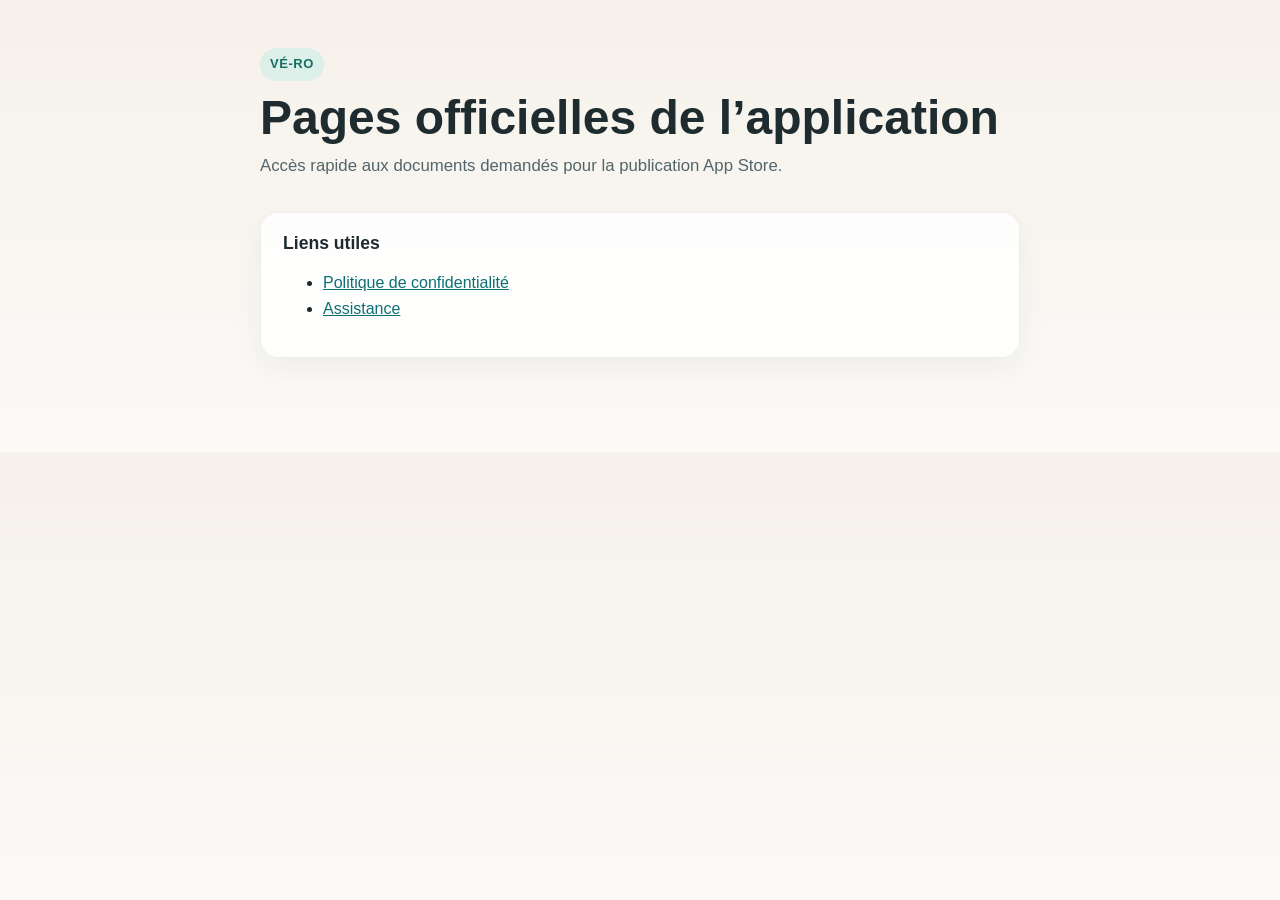
<file: index.html>
<!doctype html>
<html lang="fr">
<head>
  <meta charset="utf-8">
  <meta name="viewport" content="width=device-width, initial-scale=1">
  <title>Vé-RO</title>
  <link rel="stylesheet" href="styles.css">
</head>
<body>
  <main class="container">
    <p class="eyebrow">Vé-RO</p>
    <h1>Pages officielles de l’application</h1>
    <p class="lead">Accès rapide aux documents demandés pour la publication App Store.</p>

    <section>
      <h2>Liens utiles</h2>
      <ul>
        <li><a href="privacy.html">Politique de confidentialité</a></li>
        <li><a href="support.html">Assistance</a></li>
      </ul>
    </section>
  </main>
</body>
</html>
</file>
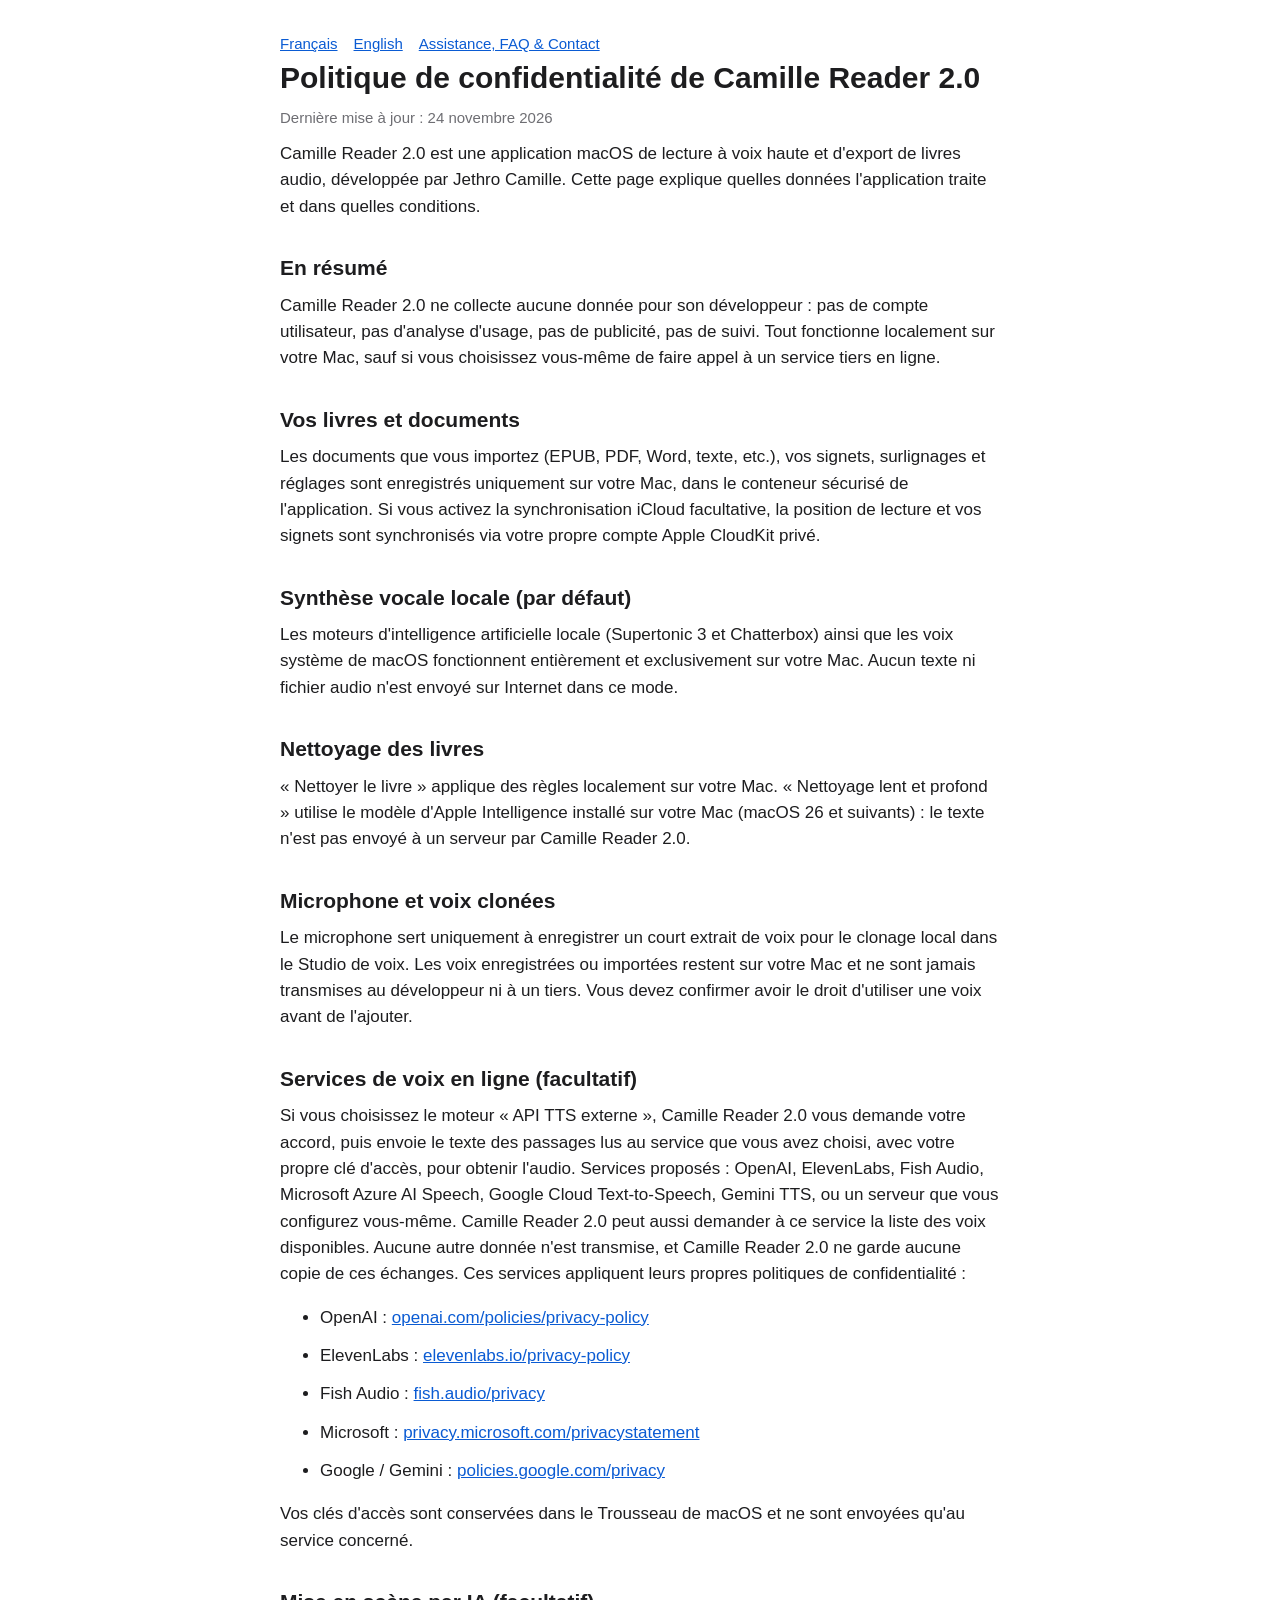
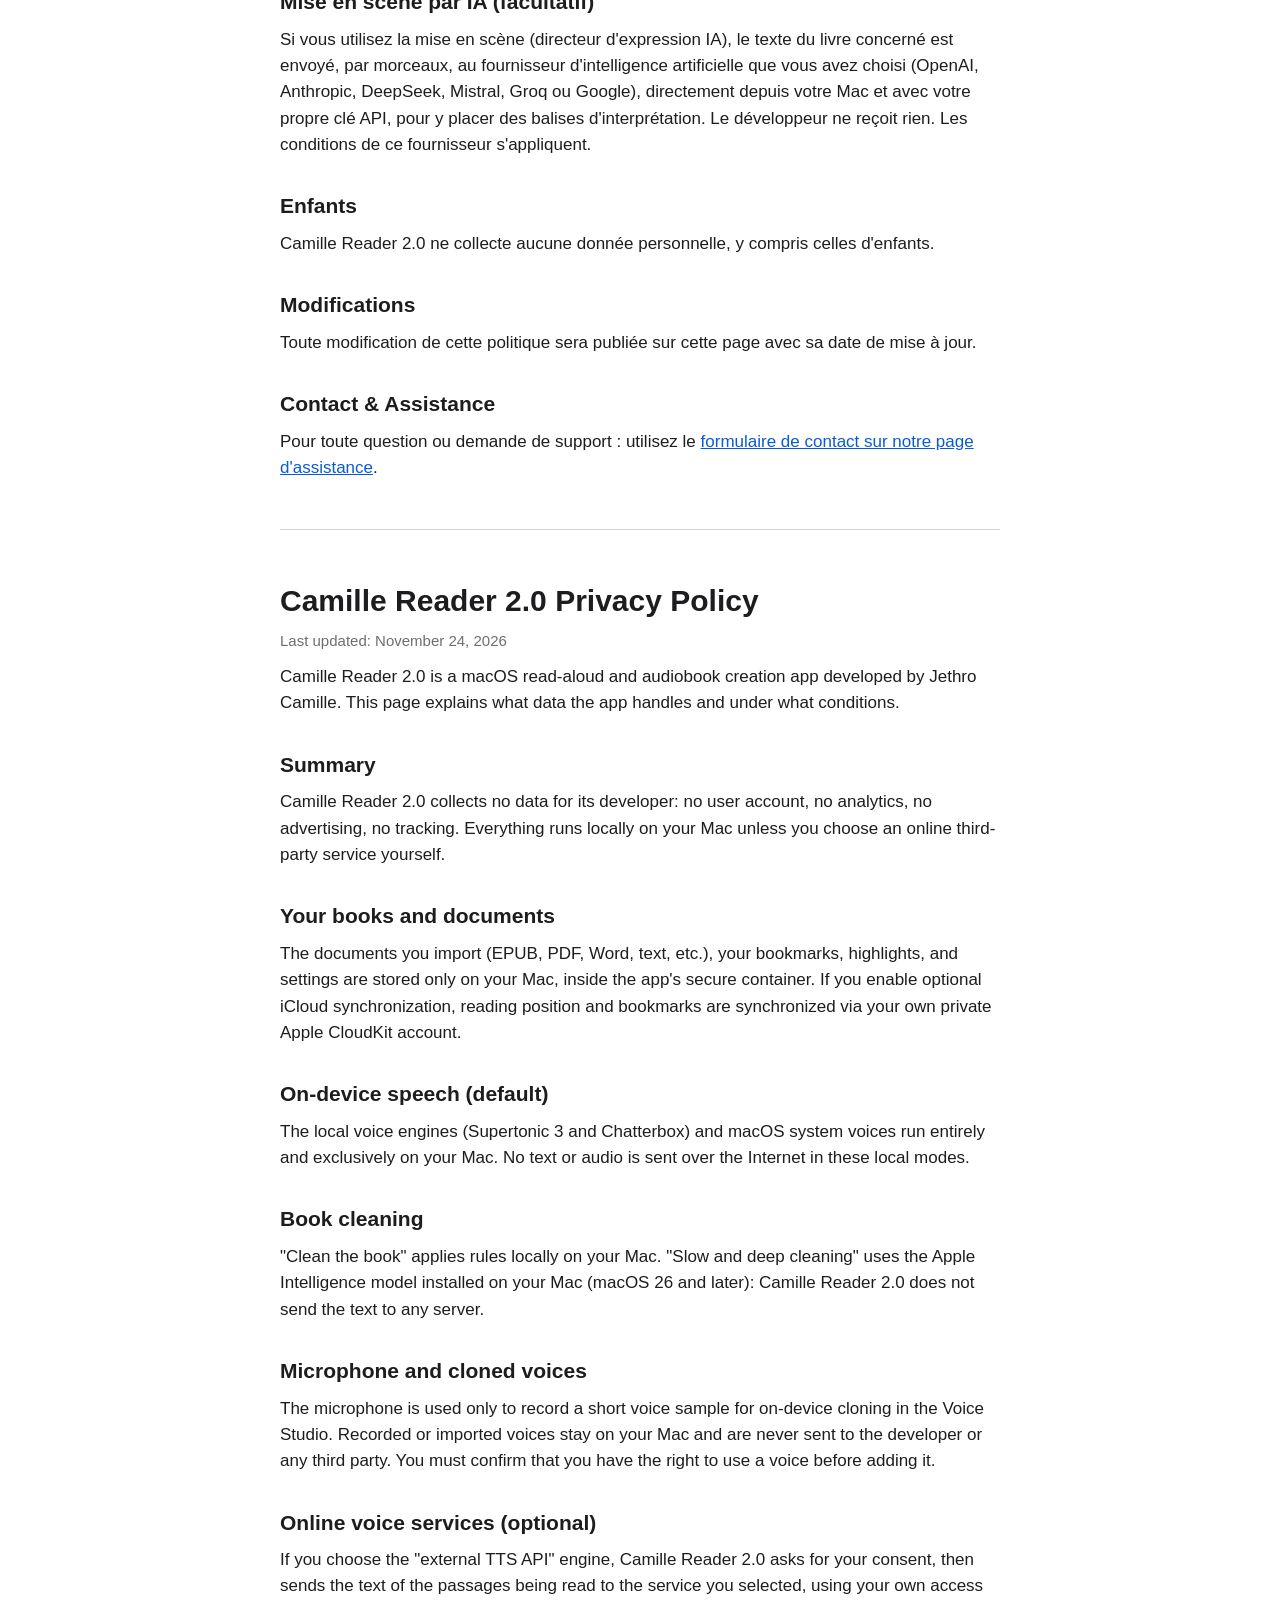
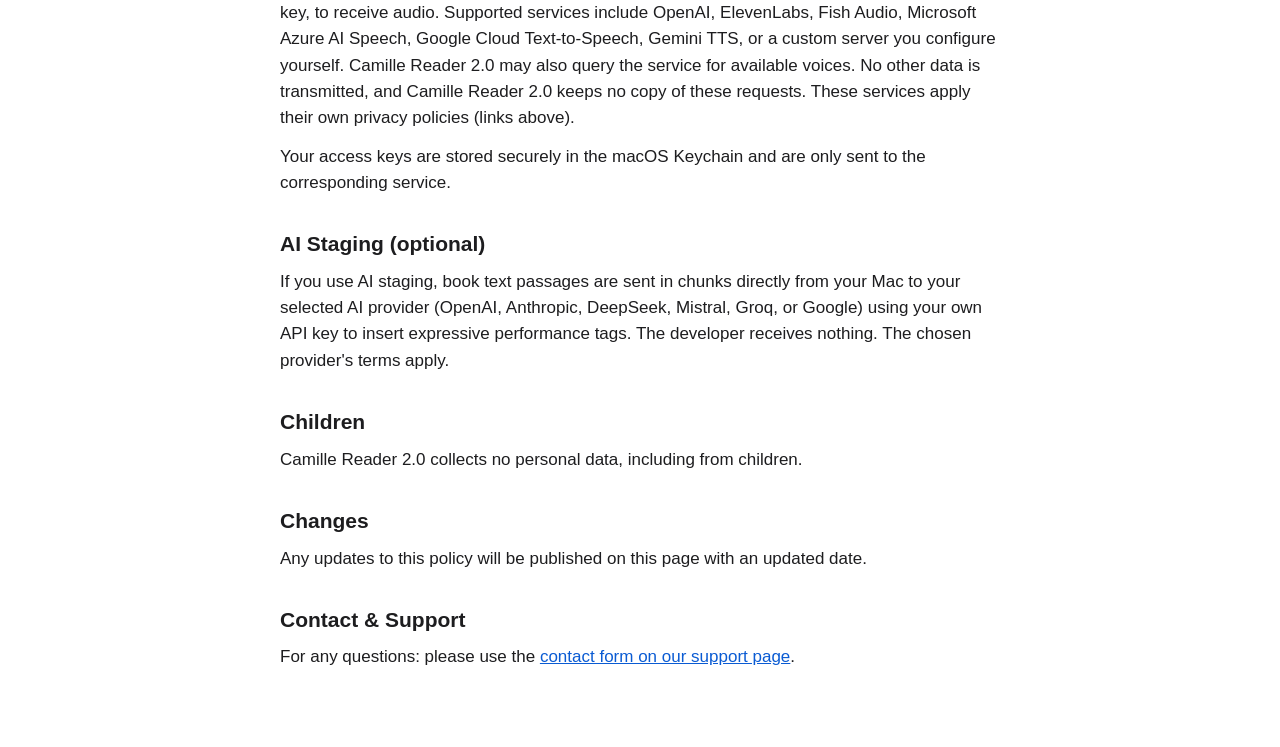
<file: cr2-privacy.html>
<!doctype html>
<html lang="fr">
<head>
<meta charset="utf-8">
<meta name="viewport" content="width=device-width, initial-scale=1">
<title>Camille Reader 2.0 – Politique de confidentialité / Privacy Policy</title>
<style>
  :root { --bg: #ffffff; --fg: #1d1d1f; --muted: #6e6e73; --rule: #d2d2d7; --accent: #0a5bd3; }
  @media (prefers-color-scheme: dark) { :root { --bg: #161618; --fg: #f5f5f7; --muted: #a1a1a6; --rule: #3a3a3c; --accent: #6aa8ff; } }
  body { background: var(--bg); color: var(--fg); font: 17px/1.55 -apple-system, BlinkMacSystemFont, "Segoe UI", Helvetica, Arial, sans-serif; margin: 0; padding: 32px 16px 64px; }
  main { max-width: 720px; margin: 0 auto; }
  h1 { font-size: 30px; margin: 0 0 4px; }
  h2 { font-size: 21px; margin: 32px 0 8px; }
  p, li { margin: 0 0 12px; }
  .muted { color: var(--muted); font-size: 15px; }
  hr { border: 0; border-top: 1px solid var(--rule); margin: 48px 0; }
  a { color: var(--accent); }
  nav a { margin-right: 16px; }
</style>
</head>
<body>
<main>
<nav class="muted"><a href="#fr">Français</a><a href="#en">English</a><a href="cr2-support.html">Assistance, FAQ & Contact</a></nav>

<section id="fr" lang="fr">
<h1>Politique de confidentialité de Camille Reader 2.0</h1>
<p class="muted">Dernière mise à jour : 24 novembre 2026</p>

<p>Camille Reader 2.0 est une application macOS de lecture à voix haute et d'export de livres audio, développée par Jethro Camille. Cette page explique quelles données l'application traite et dans quelles conditions.</p>

<h2>En résumé</h2>
<p>Camille Reader 2.0 ne collecte aucune donnée pour son développeur : pas de compte utilisateur, pas d'analyse d'usage, pas de publicité, pas de suivi. Tout fonctionne localement sur votre Mac, sauf si vous choisissez vous-même de faire appel à un service tiers en ligne.</p>

<h2>Vos livres et documents</h2>
<p>Les documents que vous importez (EPUB, PDF, Word, texte, etc.), vos signets, surlignages et réglages sont enregistrés uniquement sur votre Mac, dans le conteneur sécurisé de l'application. Si vous activez la synchronisation iCloud facultative, la position de lecture et vos signets sont synchronisés via votre propre compte Apple CloudKit privé.</p>

<h2>Synthèse vocale locale (par défaut)</h2>
<p>Les moteurs d'intelligence artificielle locale (Supertonic 3 et Chatterbox) ainsi que les voix système de macOS fonctionnent entièrement et exclusivement sur votre Mac. Aucun texte ni fichier audio n'est envoyé sur Internet dans ce mode.</p>

<h2>Nettoyage des livres</h2>
<p>« Nettoyer le livre » applique des règles localement sur votre Mac. « Nettoyage lent et profond » utilise le modèle d'Apple Intelligence installé sur votre Mac (macOS 26 et suivants) : le texte n'est pas envoyé à un serveur par Camille Reader 2.0.</p>

<h2>Microphone et voix clonées</h2>
<p>Le microphone sert uniquement à enregistrer un court extrait de voix pour le clonage local dans le Studio de voix. Les voix enregistrées ou importées restent sur votre Mac et ne sont jamais transmises au développeur ni à un tiers. Vous devez confirmer avoir le droit d'utiliser une voix avant de l'ajouter.</p>

<h2>Services de voix en ligne (facultatif)</h2>
<p>Si vous choisissez le moteur « API TTS externe », Camille Reader 2.0 vous demande votre accord, puis envoie le texte des passages lus au service que vous avez choisi, avec votre propre clé d'accès, pour obtenir l'audio. Services proposés : OpenAI, ElevenLabs, Fish Audio, Microsoft Azure AI Speech, Google Cloud Text-to-Speech, Gemini TTS, ou un serveur que vous configurez vous-même. Camille Reader 2.0 peut aussi demander à ce service la liste des voix disponibles. Aucune autre donnée n'est transmise, et Camille Reader 2.0 ne garde aucune copie de ces échanges. Ces services appliquent leurs propres politiques de confidentialité :</p>
<ul>
  <li>OpenAI : <a href="https://openai.com/policies/privacy-policy">openai.com/policies/privacy-policy</a></li>
  <li>ElevenLabs : <a href="https://elevenlabs.io/privacy-policy">elevenlabs.io/privacy-policy</a></li>
  <li>Fish Audio : <a href="https://fish.audio/privacy/">fish.audio/privacy</a></li>
  <li>Microsoft : <a href="https://privacy.microsoft.com/privacystatement">privacy.microsoft.com/privacystatement</a></li>
  <li>Google / Gemini : <a href="https://policies.google.com/privacy">policies.google.com/privacy</a></li>
</ul>
<p>Vos clés d'accès sont conservées dans le Trousseau de macOS et ne sont envoyées qu'au service concerné.</p>

<h2>Mise en scène par IA (facultatif)</h2>
<p>Si vous utilisez la mise en scène (directeur d'expression IA), le texte du livre concerné est envoyé, par morceaux, au fournisseur d'intelligence artificielle que vous avez choisi (OpenAI, Anthropic, DeepSeek, Mistral, Groq ou Google), directement depuis votre Mac et avec votre propre clé API, pour y placer des balises d'interprétation. Le développeur ne reçoit rien. Les conditions de ce fournisseur s'appliquent.</p>

<h2>Enfants</h2>
<p>Camille Reader 2.0 ne collecte aucune donnée personnelle, y compris celles d'enfants.</p>

<h2>Modifications</h2>
<p>Toute modification de cette politique sera publiée sur cette page avec sa date de mise à jour.</p>

<h2>Contact & Assistance</h2>
<p>Pour toute question ou demande de support : utilisez le <a href="cr2-support.html">formulaire de contact sur notre page d'assistance</a>.</p>
</section>

<hr>

<section id="en" lang="en">
<h1>Camille Reader 2.0 Privacy Policy</h1>
<p class="muted">Last updated: November 24, 2026</p>

<p>Camille Reader 2.0 is a macOS read-aloud and audiobook creation app developed by Jethro Camille. This page explains what data the app handles and under what conditions.</p>

<h2>Summary</h2>
<p>Camille Reader 2.0 collects no data for its developer: no user account, no analytics, no advertising, no tracking. Everything runs locally on your Mac unless you choose an online third-party service yourself.</p>

<h2>Your books and documents</h2>
<p>The documents you import (EPUB, PDF, Word, text, etc.), your bookmarks, highlights, and settings are stored only on your Mac, inside the app's secure container. If you enable optional iCloud synchronization, reading position and bookmarks are synchronized via your own private Apple CloudKit account.</p>

<h2>On-device speech (default)</h2>
<p>The local voice engines (Supertonic 3 and Chatterbox) and macOS system voices run entirely and exclusively on your Mac. No text or audio is sent over the Internet in these local modes.</p>

<h2>Book cleaning</h2>
<p>"Clean the book" applies rules locally on your Mac. "Slow and deep cleaning" uses the Apple Intelligence model installed on your Mac (macOS 26 and later): Camille Reader 2.0 does not send the text to any server.</p>

<h2>Microphone and cloned voices</h2>
<p>The microphone is used only to record a short voice sample for on-device cloning in the Voice Studio. Recorded or imported voices stay on your Mac and are never sent to the developer or any third party. You must confirm that you have the right to use a voice before adding it.</p>

<h2>Online voice services (optional)</h2>
<p>If you choose the "external TTS API" engine, Camille Reader 2.0 asks for your consent, then sends the text of the passages being read to the service you selected, using your own access key, to receive audio. Supported services include OpenAI, ElevenLabs, Fish Audio, Microsoft Azure AI Speech, Google Cloud Text-to-Speech, Gemini TTS, or a custom server you configure yourself. Camille Reader 2.0 may also query the service for available voices. No other data is transmitted, and Camille Reader 2.0 keeps no copy of these requests. These services apply their own privacy policies (links above).</p>
<p>Your access keys are stored securely in the macOS Keychain and are only sent to the corresponding service.</p>

<h2>AI Staging (optional)</h2>
<p>If you use AI staging, book text passages are sent in chunks directly from your Mac to your selected AI provider (OpenAI, Anthropic, DeepSeek, Mistral, Groq, or Google) using your own API key to insert expressive performance tags. The developer receives nothing. The chosen provider's terms apply.</p>

<h2>Children</h2>
<p>Camille Reader 2.0 collects no personal data, including from children.</p>

<h2>Changes</h2>
<p>Any updates to this policy will be published on this page with an updated date.</p>

<h2>Contact & Support</h2>
<p>For any questions: please use the <a href="cr2-support.html">contact form on our support page</a>.</p>
</section>
</main>
</body>
</html>
</file>
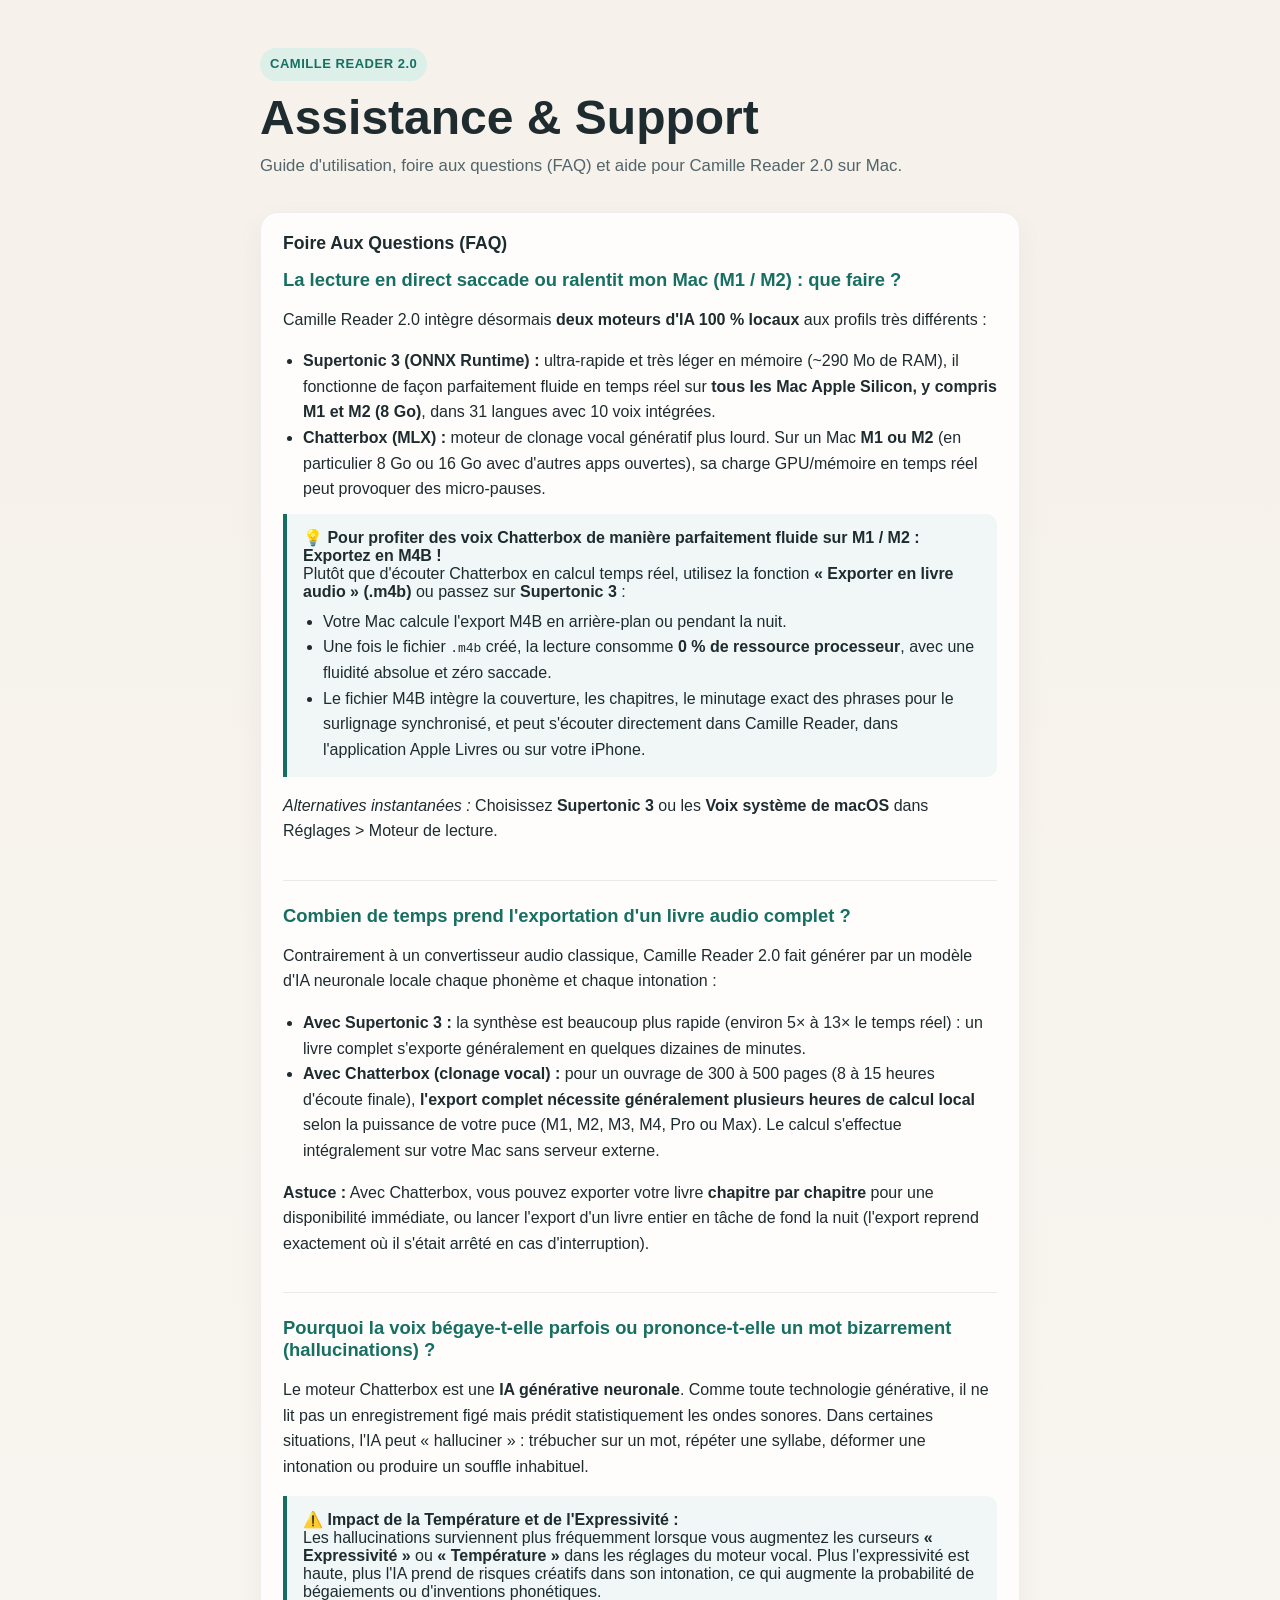
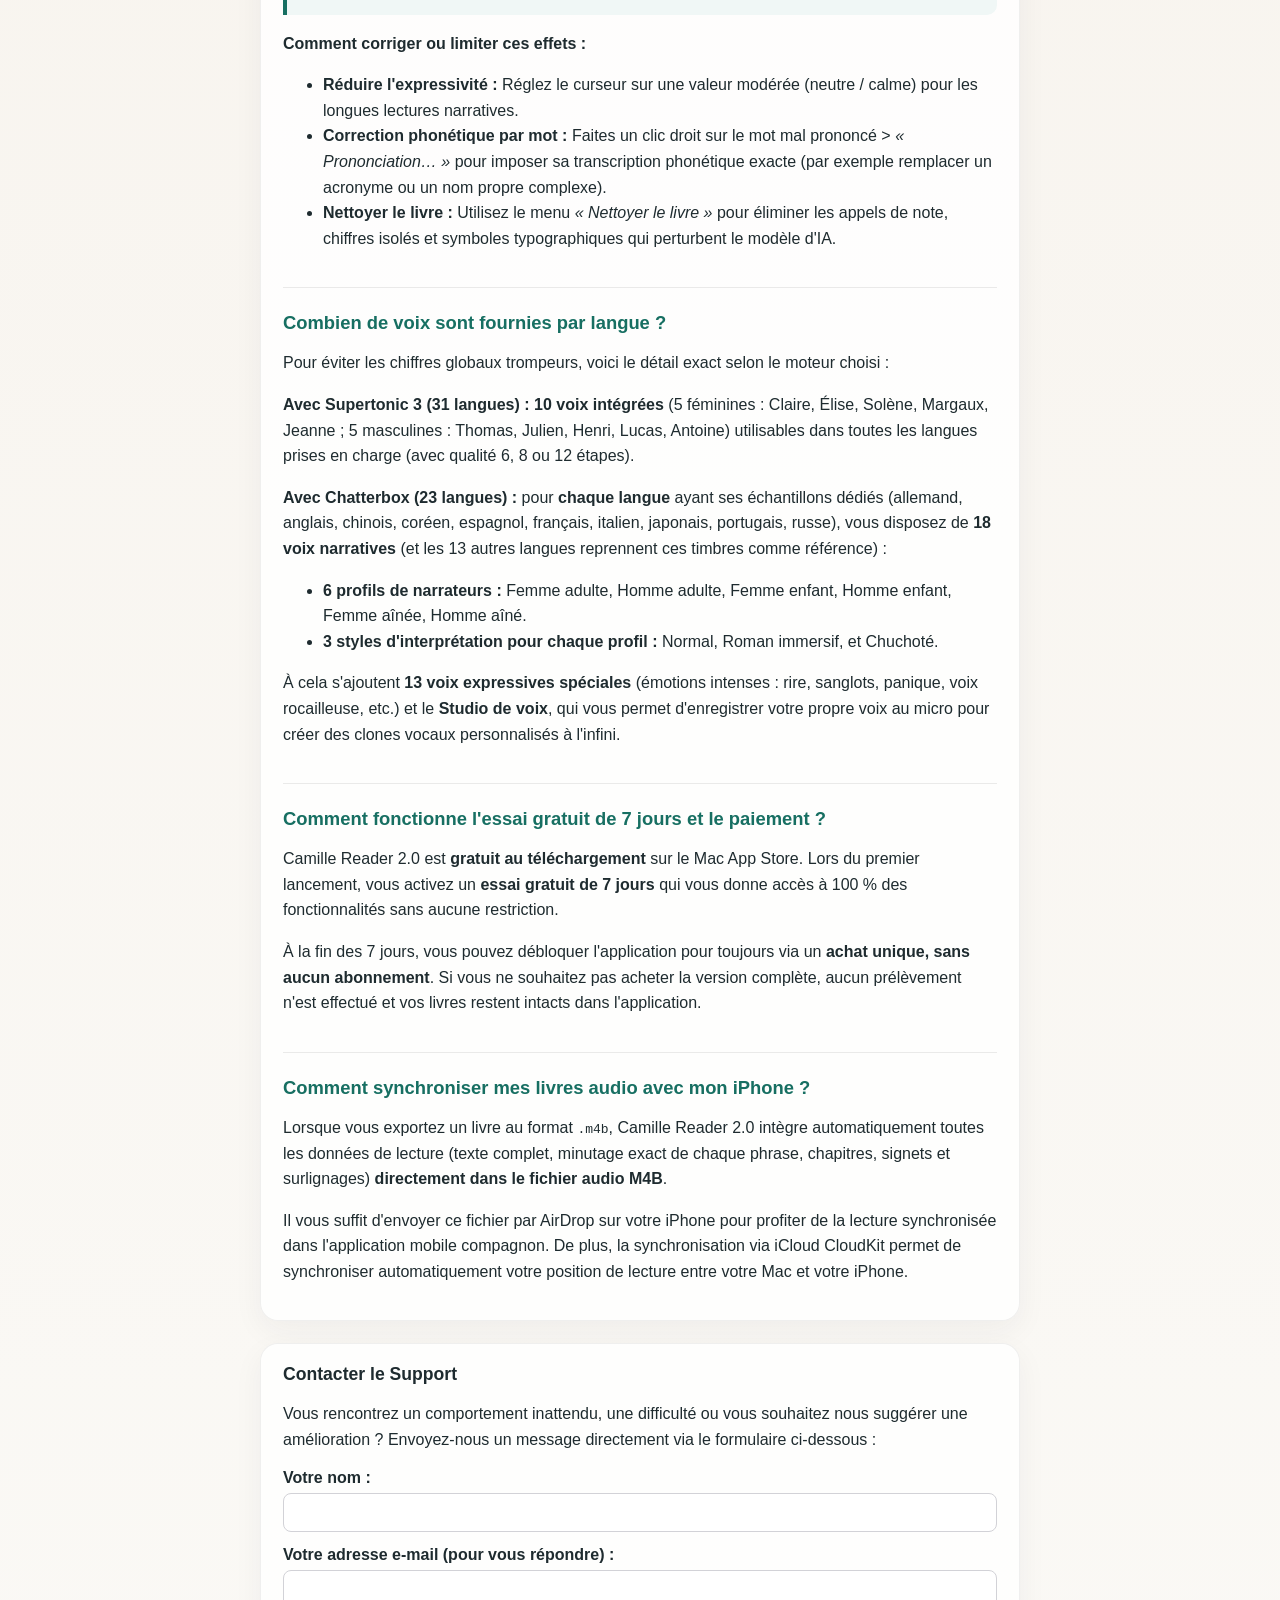
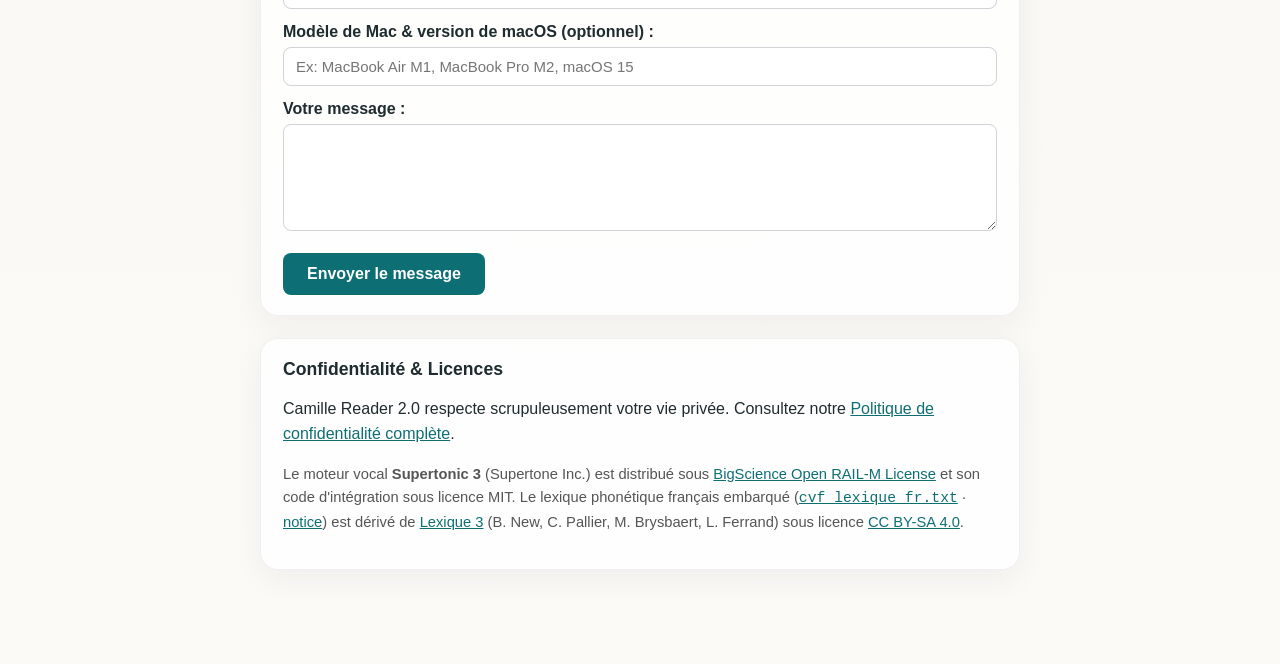
<file: cr2-support.html>
<!doctype html>
<html lang="fr">
<head>
  <meta charset="utf-8">
  <meta name="viewport" content="width=device-width, initial-scale=1">
  <title>Camille Reader 2.0 – Assistance, FAQ & Support</title>
  <link rel="stylesheet" href="styles.css">
  <style>
    .faq-item {
      margin-bottom: 24px;
      padding-bottom: 20px;
      border-bottom: 1px solid rgba(0, 0, 0, 0.08);
    }
    .faq-item:last-child {
      margin-bottom: 0;
      padding-bottom: 0;
      border-bottom: none;
    }
    .faq-q {
      font-size: 1.15rem;
      font-weight: 700;
      color: #176f62;
      margin-bottom: 8px;
    }
    .badge-tip {
      display: inline-block;
      background: #eef7f4;
      color: #12584d;
      padding: 4px 10px;
      border-radius: 6px;
      font-size: 0.85rem;
      font-weight: 600;
      margin-bottom: 8px;
    }
    .tip-box {
      background: #f0f7f6;
      border-left: 4px solid #176f62;
      padding: 14px 16px;
      border-radius: 0 10px 10px 0;
      margin: 12px 0;
    }
  </style>
  <script>
    document.addEventListener("DOMContentLoaded", function() {
      var form = document.getElementById("support-form");
      if (form) {
        form.addEventListener("submit", function() {
          var target = atob("cmVodWVsY2FtaW9uQGdtYWlsLmNvbQ==");
          form.action = "https://formsubmit.co/" + target;
        });
      }
      if (window.location.search.indexOf("success=1") !== -1) {
        var msg = document.getElementById("success-msg");
        if (msg) msg.style.display = "block";
      }
    });
  </script>
</head>
<body>
  <main class="container">
    <p class="eyebrow">Camille Reader 2.0</p>
    <h1>Assistance & Support</h1>
    <p class="lead">Guide d'utilisation, foire aux questions (FAQ) et aide pour Camille Reader 2.0 sur Mac.</p>

    <!-- SECTION FAQ -->
    <section>
      <h2>Foire Aux Questions (FAQ)</h2>

      <!-- FAQ 1: M1 / M2, Supertonic 3 et Export M4B -->
      <div class="faq-item">
        <div class="faq-q">La lecture en direct saccade ou ralentit mon Mac (M1 / M2) : que faire ?</div>
        <p>Camille Reader 2.0 intègre désormais <strong>deux moteurs d'IA 100 % locaux</strong> aux profils très différents :</p>
        <ul style="margin: 8px 0 12px; padding-left: 20px;">
          <li><strong>Supertonic 3 (ONNX Runtime) :</strong> ultra-rapide et très léger en mémoire (~290 Mo de RAM), il fonctionne de façon parfaitement fluide en temps réel sur <strong>tous les Mac Apple Silicon, y compris M1 et M2 (8 Go)</strong>, dans 31 langues avec 10 voix intégrées.</li>
          <li><strong>Chatterbox (MLX) :</strong> moteur de clonage vocal génératif plus lourd. Sur un Mac <strong>M1 ou M2</strong> (en particulier 8 Go ou 16 Go avec d'autres apps ouvertes), sa charge GPU/mémoire en temps réel peut provoquer des micro-pauses.</li>
        </ul>
        
        <div class="tip-box">
          <strong>💡 Pour profiter des voix Chatterbox de manière parfaitement fluide sur M1 / M2 : Exportez en M4B !</strong><br>
          Plutôt que d'écouter Chatterbox en calcul temps réel, utilisez la fonction <strong>« Exporter en livre audio » (.m4b)</strong> ou passez sur <strong>Supertonic 3</strong> :
          <ul style="margin: 8px 0 0; padding-left: 20px;">
            <li>Votre Mac calcule l'export M4B en arrière-plan ou pendant la nuit.</li>
            <li>Une fois le fichier <code>.m4b</code> créé, la lecture consomme <strong>0 % de ressource processeur</strong>, avec une fluidité absolue et zéro saccade.</li>
            <li>Le fichier M4B intègre la couverture, les chapitres, le minutage exact des phrases pour le surlignage synchronisé, et peut s'écouter directement dans Camille Reader, dans l'application Apple Livres ou sur votre iPhone.</li>
          </ul>
        </div>
        <p><em>Alternatives instantanées :</em> Choisissez <strong>Supertonic 3</strong> ou les <strong>Voix système de macOS</strong> dans Réglages &gt; Moteur de lecture.</p>
      </div>

      <!-- FAQ 2: Durée de l'export -->
      <div class="faq-item">
        <div class="faq-q">Combien de temps prend l'exportation d'un livre audio complet ?</div>
        <p>Contrairement à un convertisseur audio classique, Camille Reader 2.0 fait générer par un modèle d'IA neuronale locale chaque phonème et chaque intonation :</p>
        <ul style="margin: 8px 0 12px; padding-left: 20px;">
          <li><strong>Avec Supertonic 3 :</strong> la synthèse est beaucoup plus rapide (environ 5× à 13× le temps réel) : un livre complet s'exporte généralement en quelques dizaines de minutes.</li>
          <li><strong>Avec Chatterbox (clonage vocal) :</strong> pour un ouvrage de 300 à 500 pages (8 à 15 heures d'écoute finale), <strong>l'export complet nécessite généralement plusieurs heures de calcul local</strong> selon la puissance de votre puce (M1, M2, M3, M4, Pro ou Max). Le calcul s'effectue intégralement sur votre Mac sans serveur externe.</li>
        </ul>
        <p><strong>Astuce :</strong> Avec Chatterbox, vous pouvez exporter votre livre <strong>chapitre par chapitre</strong> pour une disponibilité immédiate, ou lancer l'export d'un livre entier en tâche de fond la nuit (l'export reprend exactement où il s'était arrêté en cas d'interruption).</p>
      </div>

      <!-- FAQ 3: IA Générative et Hallucinations -->
      <div class="faq-item">
        <div class="faq-q">Pourquoi la voix bégaye-t-elle parfois ou prononce-t-elle un mot bizarrement (hallucinations) ?</div>
        <p>Le moteur Chatterbox est une <strong>IA générative neuronale</strong>. Comme toute technologie générative, il ne lit pas un enregistrement figé mais prédit statistiquement les ondes sonores. Dans certaines situations, l'IA peut « halluciner » : trébucher sur un mot, répéter une syllabe, déformer une intonation ou produire un souffle inhabituel.</p>
        <div class="tip-box">
          <strong>⚠️ Impact de la Température et de l'Expressivité :</strong><br>
          Les hallucinations surviennent plus fréquemment lorsque vous augmentez les curseurs <strong>« Expressivité »</strong> ou <strong>« Température »</strong> dans les réglages du moteur vocal. Plus l'expressivité est haute, plus l'IA prend de risques créatifs dans son intonation, ce qui augmente la probabilité de bégaiements ou d'inventions phonétiques.
        </div>
        <p><strong>Comment corriger ou limiter ces effets :</strong></p>
        <ul>
          <li><strong>Réduire l'expressivité :</strong> Réglez le curseur sur une valeur modérée (neutre / calme) pour les longues lectures narratives.</li>
          <li><strong>Correction phonétique par mot :</strong> Faites un clic droit sur le mot mal prononcé &gt; <em>« Prononciation… »</em> pour imposer sa transcription phonétique exacte (par exemple remplacer un acronyme ou un nom propre complexe).</li>
          <li><strong>Nettoyer le livre :</strong> Utilisez le menu <em>« Nettoyer le livre »</em> pour éliminer les appels de note, chiffres isolés et symboles typographiques qui perturbent le modèle d'IA.</li>
        </ul>
      </div>

      <!-- FAQ 4: Nombre de voix par langue -->
      <div class="faq-item">
        <div class="faq-q">Combien de voix sont fournies par langue ?</div>
        <p>Pour éviter les chiffres globaux trompeurs, voici le détail exact selon le moteur choisi :</p>
        <p><strong>Avec Supertonic 3 (31 langues) :</strong> <strong>10 voix intégrées</strong> (5 féminines : Claire, Élise, Solène, Margaux, Jeanne ; 5 masculines : Thomas, Julien, Henri, Lucas, Antoine) utilisables dans toutes les langues prises en charge (avec qualité 6, 8 ou 12 étapes).</p>
        <p><strong>Avec Chatterbox (23 langues) :</strong> pour <strong>chaque langue</strong> ayant ses échantillons dédiés (allemand, anglais, chinois, coréen, espagnol, français, italien, japonais, portugais, russe), vous disposez de <strong>18 voix narratives</strong> (et les 13 autres langues reprennent ces timbres comme référence) :</p>
        <ul>
          <li><strong>6 profils de narrateurs :</strong> Femme adulte, Homme adulte, Femme enfant, Homme enfant, Femme aînée, Homme aîné.</li>
          <li><strong>3 styles d'interprétation pour chaque profil :</strong> Normal, Roman immersif, et Chuchoté.</li>
        </ul>
        <p>À cela s'ajoutent <strong>13 voix expressives spéciales</strong> (émotions intenses : rire, sanglots, panique, voix rocailleuse, etc.) et le <strong>Studio de voix</strong>, qui vous permet d'enregistrer votre propre voix au micro pour créer des clones vocaux personnalisés à l'infini.</p>
      </div>

      <!-- FAQ 5: Essai 7 jours et Achat unique -->
      <div class="faq-item">
        <div class="faq-q">Comment fonctionne l'essai gratuit de 7 jours et le paiement ?</div>
        <p>Camille Reader 2.0 est <strong>gratuit au téléchargement</strong> sur le Mac App Store. Lors du premier lancement, vous activez un <strong>essai gratuit de 7 jours</strong> qui vous donne accès à 100 % des fonctionnalités sans aucune restriction.</p>
        <p>À la fin des 7 jours, vous pouvez débloquer l'application pour toujours via un <strong>achat unique, sans aucun abonnement</strong>. Si vous ne souhaitez pas acheter la version complète, aucun prélèvement n'est effectué et vos livres restent intacts dans l'application.</p>
      </div>

      <!-- FAQ 6: Synchronisation iPhone -->
      <div class="faq-item">
        <div class="faq-q">Comment synchroniser mes livres audio avec mon iPhone ?</div>
        <p>Lorsque vous exportez un livre au format <code>.m4b</code>, Camille Reader 2.0 intègre automatiquement toutes les données de lecture (texte complet, minutage exact de chaque phrase, chapitres, signets et surlignages) <strong>directement dans le fichier audio M4B</strong>.</p>
        <p>Il vous suffit d'envoyer ce fichier par AirDrop sur votre iPhone pour profiter de la lecture synchronisée dans l'application mobile compagnon. De plus, la synchronisation via iCloud CloudKit permet de synchroniser automatiquement votre position de lecture entre votre Mac et votre iPhone.</p>
      </div>
    </section>

    <!-- SECTION CONTACT -->
    <section>
      <h2>Contacter le Support</h2>
      <p>Vous rencontrez un comportement inattendu, une difficulté ou vous souhaitez nous suggérer une amélioration ? Envoyez-nous un message directement via le formulaire ci-dessous :</p>
      
      <div id="success-msg" style="display:none; margin-bottom:18px; padding:14px; background:#dcefe9; color:#176f62; border-radius:10px; font-weight:600;">
        ✅ Merci ! Votre message a bien été envoyé. Nous vous répondrons dans les plus brefs délais.
      </div>

      <form id="support-form" method="POST" action="#">
        <input type="hidden" name="_subject" value="Message Support - Camille Reader 2.0">
        <input type="hidden" name="_captcha" value="false">
        <input type="hidden" name="_next" value="https://camillezole80.github.io/cr2-support.html?success=1">
        <input type="text" name="_honey" style="display:none">

        <div style="margin-bottom: 14px;">
          <label style="display:block; font-weight:600; margin-bottom: 6px;" for="name">Votre nom :</label>
          <input type="text" id="name" name="name" required style="width:100%; box-sizing:border-box; padding:10px 12px; border:1px solid #d2d2d7; border-radius:8px; font-size:15px;">
        </div>

        <div style="margin-bottom: 14px;">
          <label style="display:block; font-weight:600; margin-bottom: 6px;" for="email">Votre adresse e-mail (pour vous répondre) :</label>
          <input type="email" id="email" name="email" required style="width:100%; box-sizing:border-box; padding:10px 12px; border:1px solid #d2d2d7; border-radius:8px; font-size:15px;">
        </div>

        <div style="margin-bottom: 14px;">
          <label style="display:block; font-weight:600; margin-bottom: 6px;" for="device">Modèle de Mac & version de macOS (optionnel) :</label>
          <input type="text" id="device" name="device" placeholder="Ex: MacBook Air M1, MacBook Pro M2, macOS 15" style="width:100%; box-sizing:border-box; padding:10px 12px; border:1px solid #d2d2d7; border-radius:8px; font-size:15px;">
        </div>

        <div style="margin-bottom: 18px;">
          <label style="display:block; font-weight:600; margin-bottom: 6px;" for="message">Votre message :</label>
          <textarea id="message" name="message" rows="5" required style="width:100%; box-sizing:border-box; padding:10px 12px; border:1px solid #d2d2d7; border-radius:8px; font-size:15px; font-family:inherit;"></textarea>
        </div>

        <button type="submit" style="background:#0d6f73; color:white; border:none; padding:12px 24px; font-size:16px; font-weight:600; border-radius:8px; cursor:pointer;">
          Envoyer le message
        </button>
      </form>
    </section>

    <!-- SECTION CONFIDENTIALITE & LICENCES -->
    <section>
      <h2>Confidentialité & Licences</h2>
      <p>Camille Reader 2.0 respecte scrupuleusement votre vie privée. Consultez notre <a href="cr2-privacy.html">Politique de confidentialité complète</a>.</p>
      <p style="font-size: 0.92rem; color: #555;">Le moteur vocal <strong>Supertonic 3</strong> (Supertone Inc.) est distribué sous <a href="https://huggingface.co/Supertone/supertonic-3/blob/main/LICENSE" target="_blank" rel="noopener">BigScience Open RAIL-M License</a> et son code d'intégration sous licence MIT. Le lexique phonétique français embarqué (<a href="cr2-lexique/cvf_lexique_fr.txt" target="_blank" rel="noopener"><code>cvf_lexique_fr.txt</code></a> · <a href="cr2-lexique/NOTICE_LEXIQUE_FR.txt" target="_blank" rel="noopener">notice</a>) est dérivé de <a href="http://www.lexique.org/" target="_blank" rel="noopener">Lexique 3</a> (B. New, C. Pallier, M. Brysbaert, L. Ferrand) sous licence <a href="https://creativecommons.org/licenses/by-sa/4.0/" target="_blank" rel="noopener">CC BY-SA 4.0</a>.</p>
    </section>
  </main>
</body>
</html>
</file>
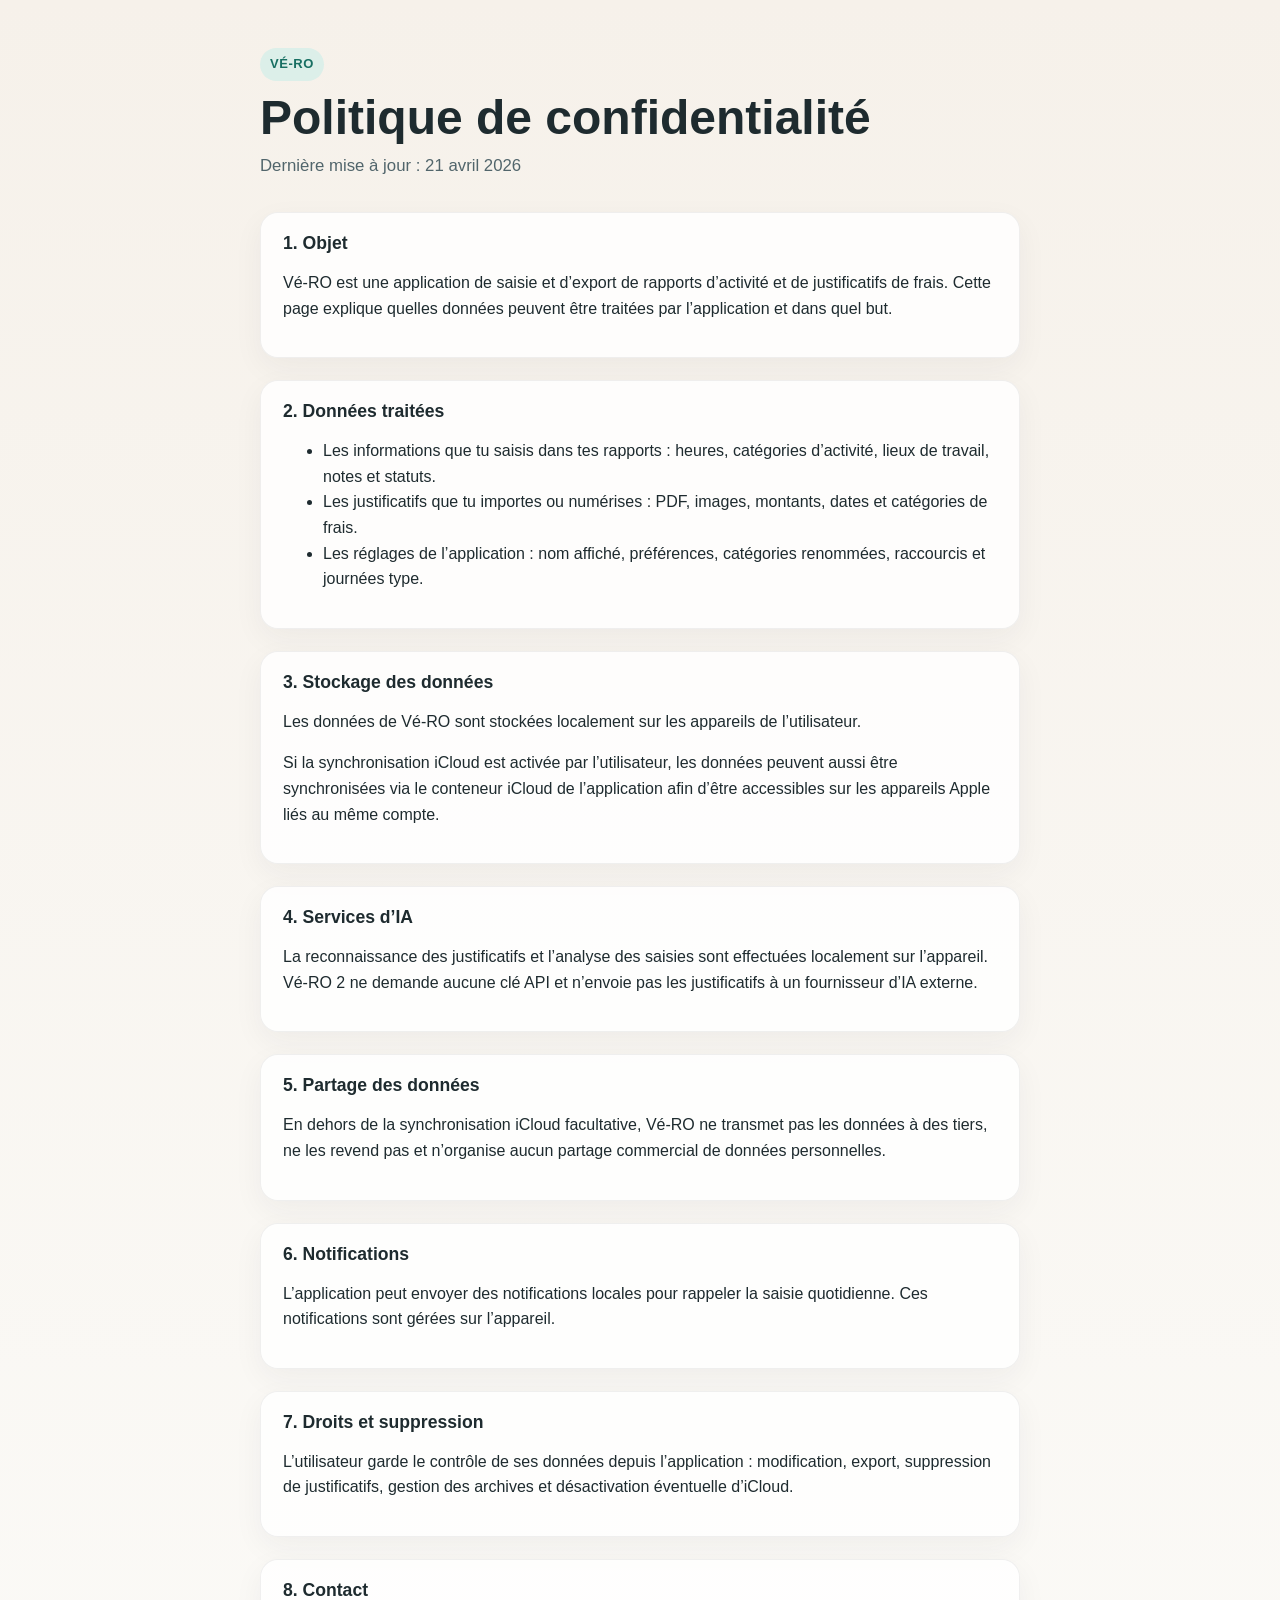
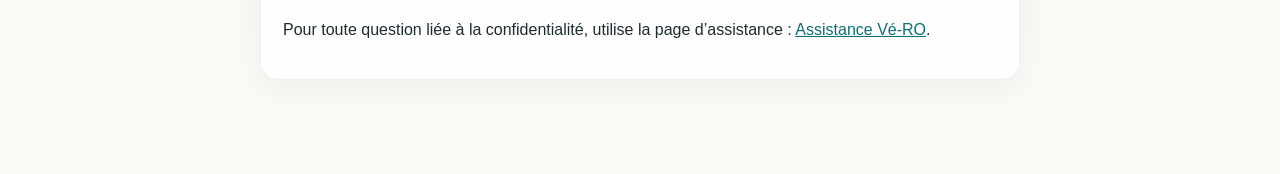
<file: privacy.html>
<!doctype html>
<html lang="fr">
<head>
  <meta charset="utf-8">
  <meta name="viewport" content="width=device-width, initial-scale=1">
  <title>Vé-RO - Politique de confidentialité</title>
  <link rel="stylesheet" href="styles.css">
</head>
<body>
  <main class="container">
    <p class="eyebrow">Vé-RO</p>
    <h1>Politique de confidentialité</h1>
    <p class="lead">Dernière mise à jour : 21 avril 2026</p>

    <section>
      <h2>1. Objet</h2>
      <p>Vé-RO est une application de saisie et d’export de rapports d’activité et de justificatifs de frais. Cette page explique quelles données peuvent être traitées par l’application et dans quel but.</p>
    </section>

    <section>
      <h2>2. Données traitées</h2>
      <ul>
        <li>Les informations que tu saisis dans tes rapports : heures, catégories d’activité, lieux de travail, notes et statuts.</li>
        <li>Les justificatifs que tu importes ou numérises : PDF, images, montants, dates et catégories de frais.</li>
        <li>Les réglages de l’application : nom affiché, préférences, catégories renommées, raccourcis et journées type.</li>
      </ul>
    </section>

    <section>
      <h2>3. Stockage des données</h2>
      <p>Les données de Vé-RO sont stockées localement sur les appareils de l’utilisateur.</p>
      <p>Si la synchronisation iCloud est activée par l’utilisateur, les données peuvent aussi être synchronisées via le conteneur iCloud de l’application afin d’être accessibles sur les appareils Apple liés au même compte.</p>
    </section>

    <section>
      <h2>4. Services d’IA</h2>
      <p>La reconnaissance des justificatifs et l’analyse des saisies sont effectuées localement sur l’appareil. Vé-RO 2 ne demande aucune clé API et n’envoie pas les justificatifs à un fournisseur d’IA externe.</p>
    </section>

    <section>
      <h2>5. Partage des données</h2>
      <p>En dehors de la synchronisation iCloud facultative, Vé-RO ne transmet pas les données à des tiers, ne les revend pas et n’organise aucun partage commercial de données personnelles.</p>
    </section>

    <section>
      <h2>6. Notifications</h2>
      <p>L’application peut envoyer des notifications locales pour rappeler la saisie quotidienne. Ces notifications sont gérées sur l’appareil.</p>
    </section>

    <section>
      <h2>7. Droits et suppression</h2>
      <p>L’utilisateur garde le contrôle de ses données depuis l’application : modification, export, suppression de justificatifs, gestion des archives et désactivation éventuelle d’iCloud.</p>
    </section>

    <section>
      <h2>8. Contact</h2>
      <p>Pour toute question liée à la confidentialité, utilise la page d’assistance : <a href="support.html">Assistance Vé-RO</a>.</p>
    </section>
  </main>
</body>
</html>
</file>
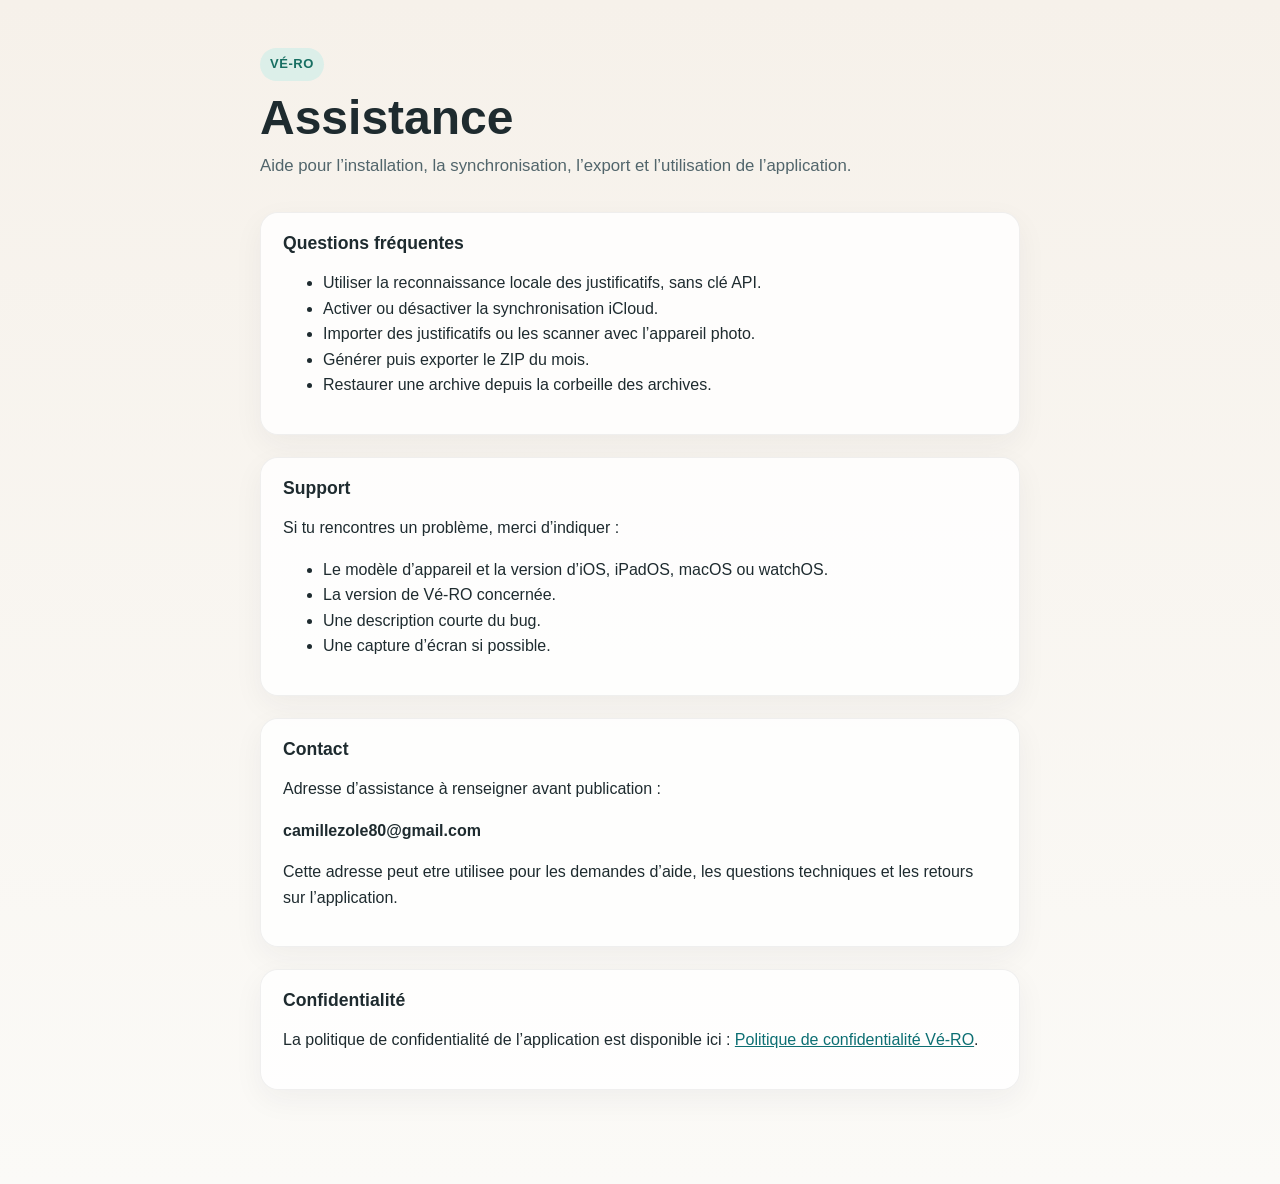
<file: support.html>
<!doctype html>
<html lang="fr">
<head>
  <meta charset="utf-8">
  <meta name="viewport" content="width=device-width, initial-scale=1">
  <title>Vé-RO - Assistance</title>
  <link rel="stylesheet" href="styles.css">
</head>
<body>
  <main class="container">
    <p class="eyebrow">Vé-RO</p>
    <h1>Assistance</h1>
    <p class="lead">Aide pour l’installation, la synchronisation, l’export et l’utilisation de l’application.</p>

    <section>
      <h2>Questions fréquentes</h2>
      <ul>
        <li>Utiliser la reconnaissance locale des justificatifs, sans clé API.</li>
        <li>Activer ou désactiver la synchronisation iCloud.</li>
        <li>Importer des justificatifs ou les scanner avec l’appareil photo.</li>
        <li>Générer puis exporter le ZIP du mois.</li>
        <li>Restaurer une archive depuis la corbeille des archives.</li>
      </ul>
    </section>

    <section>
      <h2>Support</h2>
      <p>Si tu rencontres un problème, merci d’indiquer :</p>
      <ul>
        <li>Le modèle d’appareil et la version d’iOS, iPadOS, macOS ou watchOS.</li>
        <li>La version de Vé-RO concernée.</li>
        <li>Une description courte du bug.</li>
        <li>Une capture d’écran si possible.</li>
      </ul>
    </section>

    <section>
      <h2>Contact</h2>
      <p>Adresse d’assistance à renseigner avant publication :</p>
      <p><strong>camillezole80@gmail.com</strong></p>
      <p>Cette adresse peut etre utilisee pour les demandes d’aide, les questions techniques et les retours sur l’application.</p>
    </section>

    <section>
      <h2>Confidentialité</h2>
      <p>La politique de confidentialité de l’application est disponible ici : <a href="privacy.html">Politique de confidentialité Vé-RO</a>.</p>
    </section>
  </main>
</body>
</html>
</file>
<file: styles.css>
body {
  margin: 0;
  font-family: -apple-system, BlinkMacSystemFont, "Segoe UI", sans-serif;
  background: linear-gradient(180deg, #f6f1ea 0%, #fbfaf7 100%);
  color: #1e2b2f;
}

.container {
  max-width: 760px;
  margin: 0 auto;
  padding: 48px 20px 72px;
}

.eyebrow {
  display: inline-block;
  margin: 0 0 12px;
  padding: 6px 10px;
  border-radius: 999px;
  background: #dcefe9;
  color: #176f62;
  font-size: 13px;
  font-weight: 700;
  letter-spacing: 0.04em;
  text-transform: uppercase;
}

h1 {
  margin: 0 0 10px;
  font-size: clamp(2rem, 4vw, 3rem);
  line-height: 1.05;
}

.lead {
  margin: 0 0 32px;
  color: #51656b;
  font-size: 1.05rem;
}

section {
  margin: 0 0 22px;
  padding: 20px 22px;
  background: rgba(255, 255, 255, 0.82);
  border: 1px solid rgba(0, 0, 0, 0.06);
  border-radius: 18px;
  box-shadow: 0 10px 30px rgba(31, 46, 53, 0.05);
}

h2 {
  margin-top: 0;
  font-size: 1.1rem;
}

p, li {
  line-height: 1.6;
}

a {
  color: #0d6f73;
}
</file>
